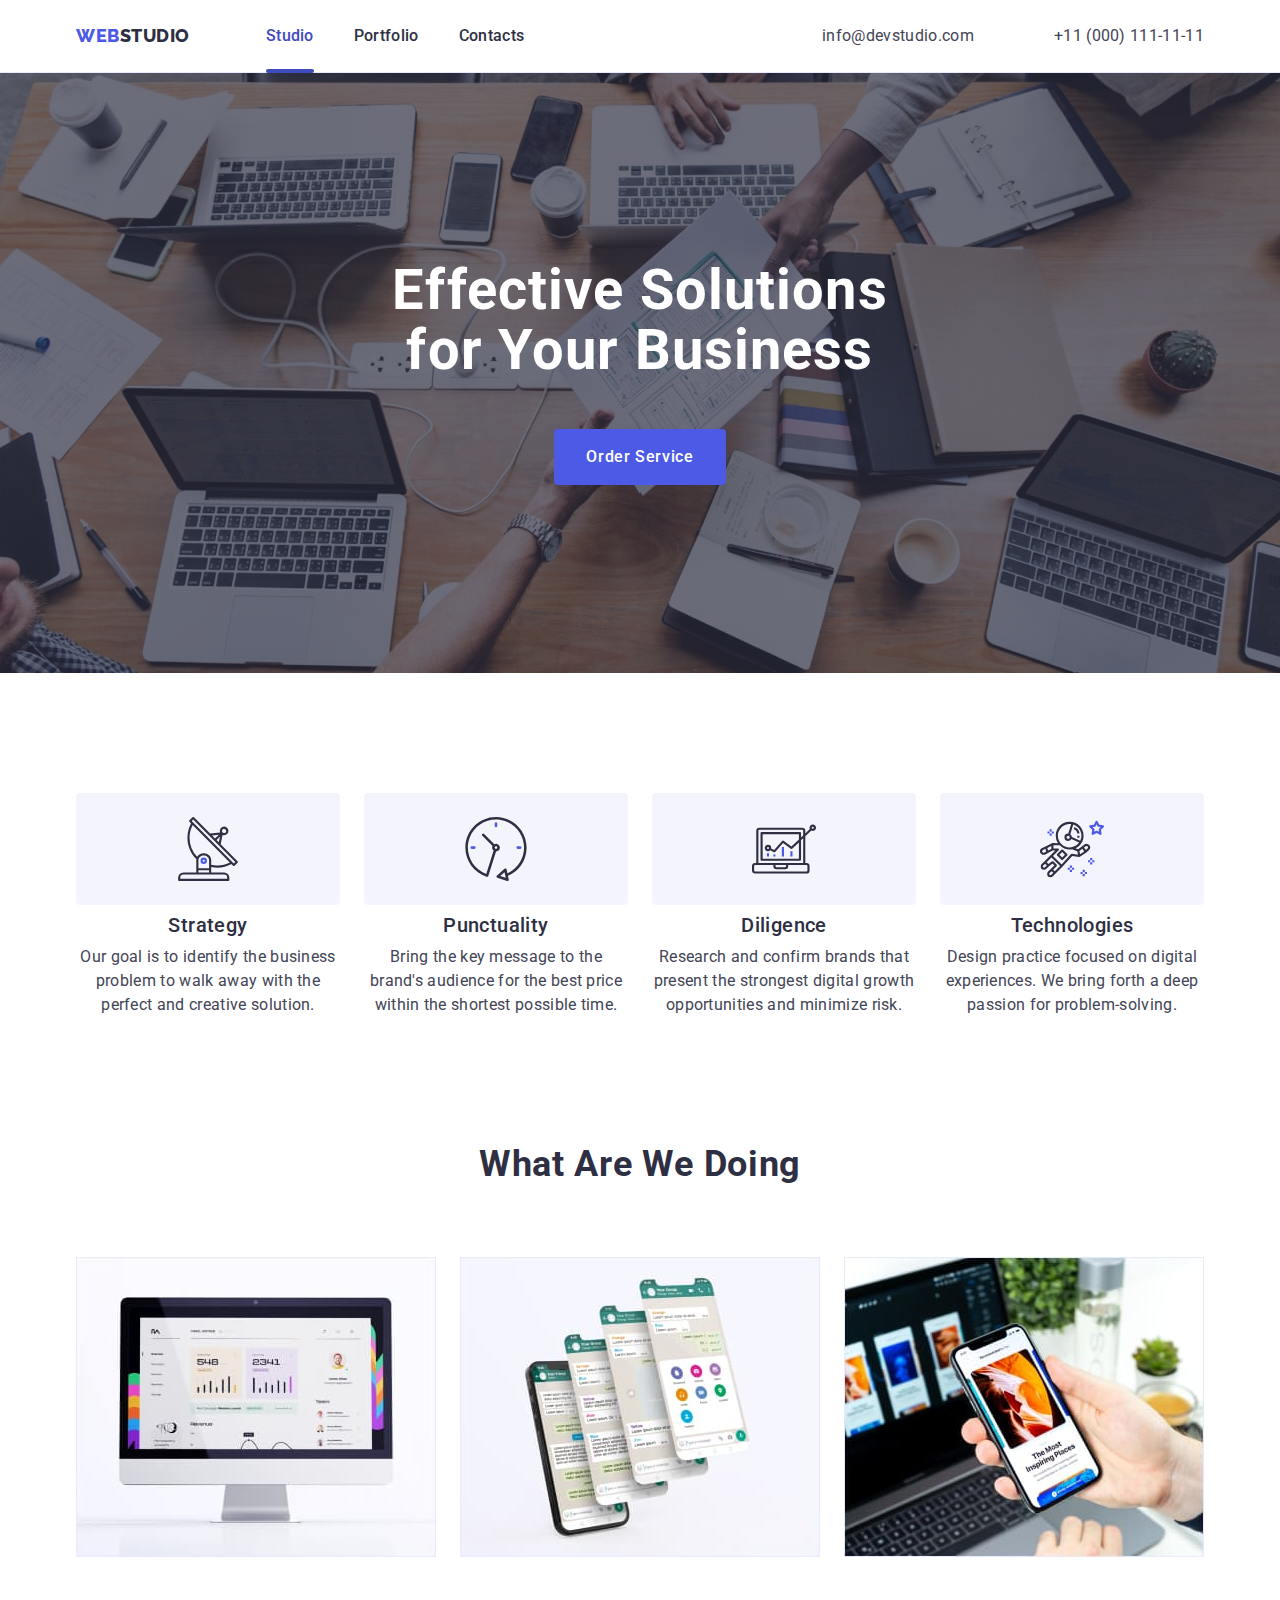
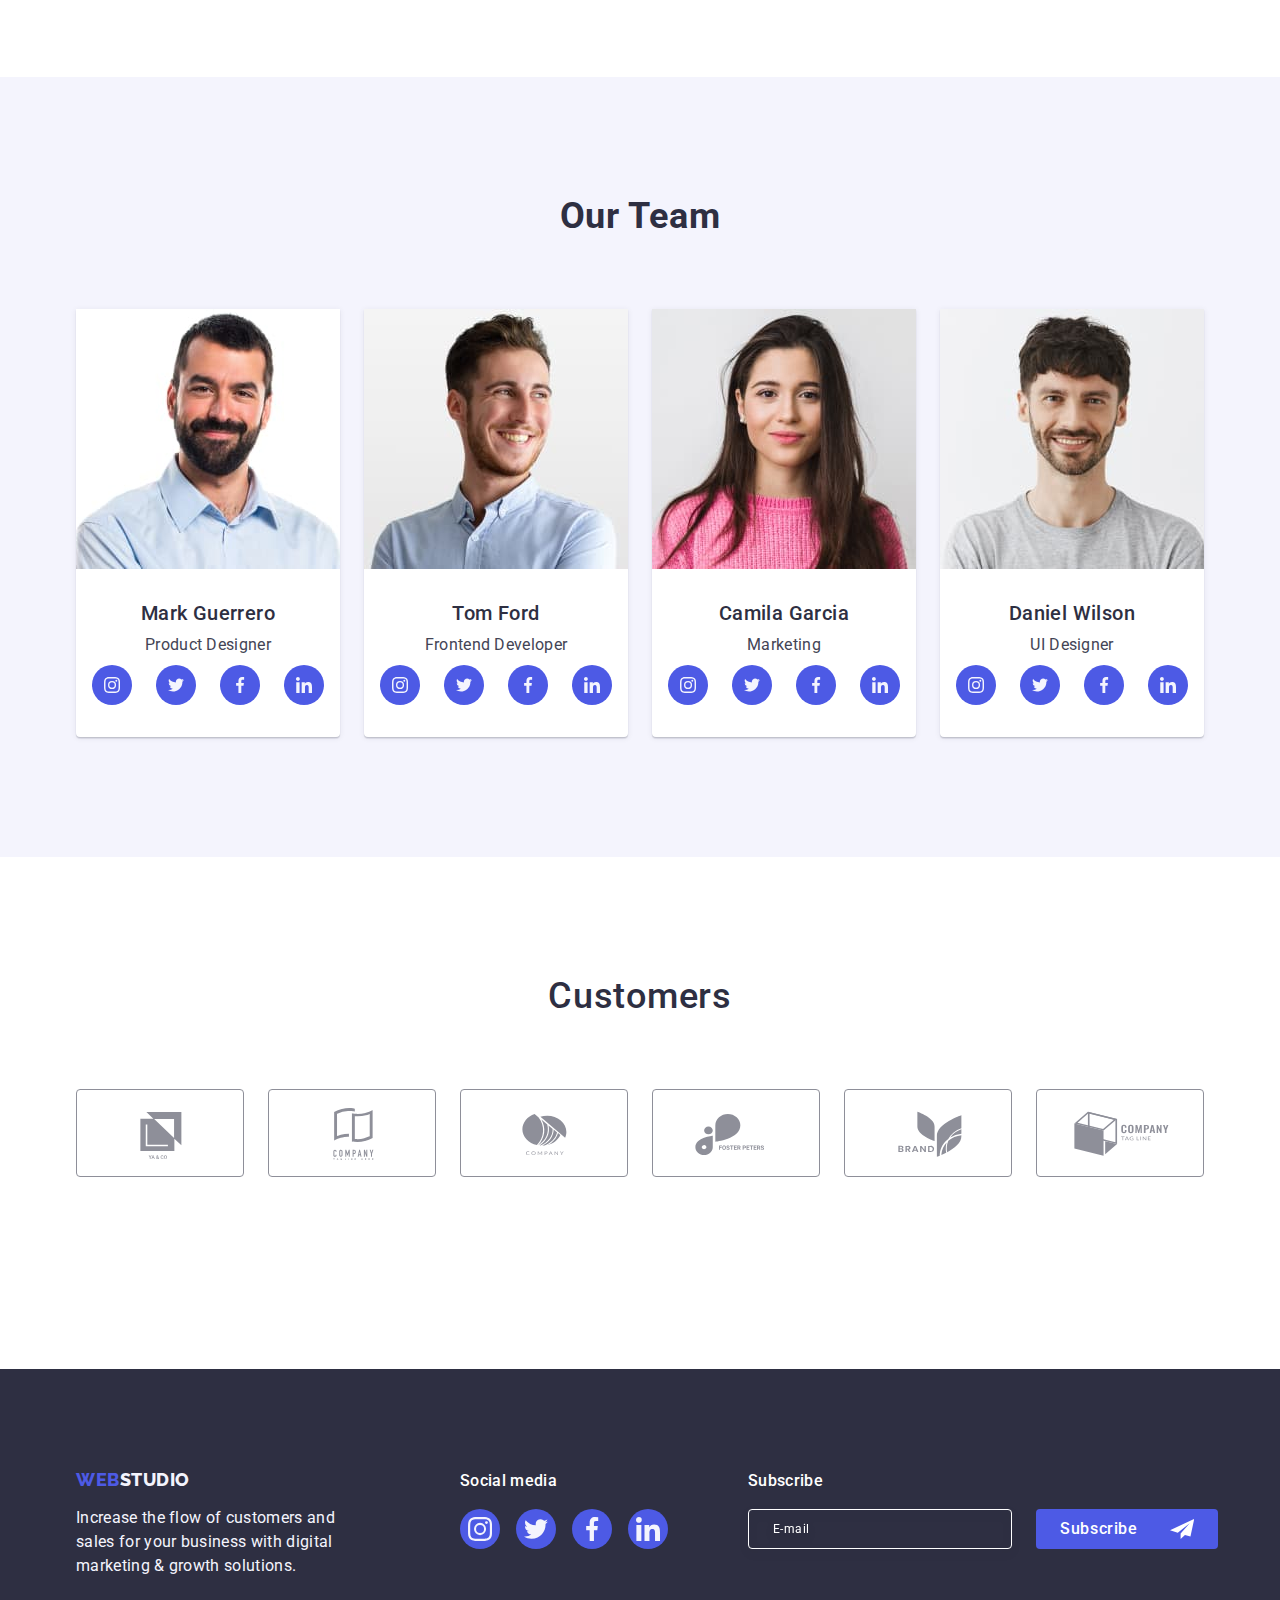
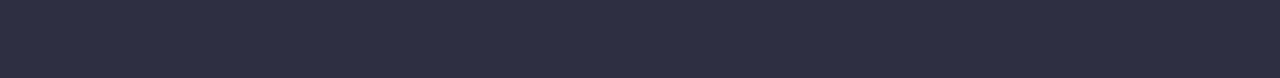
<file: index.html>
<!DOCTYPE html>
<html lang="en">
<head>
    <meta charset="UTF-8">
    <meta http-equiv="X-UA-Compatible" content="IE=edge">
    <meta name="viewport" content="width=device-width, initial-scale=1.0">
    <title>Document</title>
    <link rel="preconnect" href="https://fonts.googleapis.com">
<link rel="preconnect" href="https://fonts.gstatic.com" crossorigin>
<link href="https://fonts.googleapis.com/css2?family=Raleway:wght@800&family=Roboto:wght@400;500;700;900&display=swap" rel="stylesheet">
<link rel="stylesheet" href="https://cdnjs.cloudflare.com/ajax/libs/modern-normalize/1.1.0/modern-normalize.min.css">
<link rel="stylesheet" href="./css/styles.css">
</head>
<body>
    <!-- Шапка -->
    <header class="page-header">
<div class="container main-nav">
    <nav class="logo-nav">
        <a class="logo-link link" href="./index.html">Web<span class="span-header">Studio</span></a>
        <!-- Навігація -->
            <ul class="site-nav list">
                <li class="items"><a class="menu-link link current" href="./index.html">Studio</a></li>
                <li class="items"><a class="menu-link link" href="./portfolio.html">Portfolio</a></li>
                <li class="items"><a class="menu-link link" href="">Contacts</a></li>
            </ul>
        </nav>
        <address class="adress">
            <ul class="auth-nav list">
            <li class="items"><a class="link-mail link" href="mailto:info@devstudio.com">info@devstudio.com</a></li>
            <li class="items"><a class="link-mail link" href="tel:+110001111111">+11 (000) 111-11-11</a></li>
            </ul>
        </address>
</div>
    </header>
        <!-- Герой -->
        <main>
            <section class="section">
               <div class="container">
                <h1 class="title">Effective Solutions
                    for Your Business</h1>
                    <button data-modal-open class="btn" type="button">Order Service</button>
               </div>
            </section>
            <section class="work-section">
<div class="container">
    <h2 class="visually-hidden">Section</h2>
    <ul class="list-section list">
        <li class="item-work">
            <div class="icons-section">
                <svg width="64" height="64">
                    <use href="./images/icons.svg#icon-antenna-11"></use>
                </svg>
            </div>
            <h3 class="subject">Strategy</h3>
            <p class="item">Our goal is to identify the business
problem to walk away with the perfect and creative solution. </p>
        </li>
        <li class="item-work">
                        <div class="icons-section">
                <svg width="64" height="64">
                    <use href="./images/icons.svg#icon-clock-11"></use>
                </svg>
            </div>
            <h3 class="subject">Punctuality</h3>
            <p class="item">Bring the key message to the brand's audience for the best price within the shortest possible time.</p>
        </li>
        <li class="item-work">
                        <div class="icons-section">
                <svg width="64" height="64">
                    <use href="./images/icons.svg#icon-diagram-11"></use>
                </svg>
            </div>
            <h3 class="subject">Diligence</h3>
            <p class="item">Research and confirm brands that present the strongest digital growth opportunities and minimize risk.</p>
        </li>
        <li class="item-work">
                        <div class="icons-section">
                <svg width="64" height="64">
                    <use href="./images/icons.svg#icon-astronaut-11"></use>
                </svg>
            </div>
            <h3 class="subject">Technologies</h3>
            <p class="item">Design practice focused on digital experiences. We bring forth a deep passion for problem-solving.</p>
        </li>
      </ul>
</div>
            </section>
            <section class="our-works">
                <div class="container">
                    <h2 class="heading">What are we doing</h2>
                    <ul class="list foto-item">
                        <li class="foto-works">
                            <img src="./images/img1.jpg" alt="computer screen
                            " width="360">
                        </li>
                        <li class="foto-works">
                            <img src="./images/img2.jpg" alt="interactive phone screen" width="360">
                        </li>
                        <li class="foto-works">
                            <img src="./images/img3.jpg" alt="laptop with phone in hand" width="360">
                        </li>
                    </ul>
                </div>
            </section>
    <section class="background-section">
        <div class="container">
            <h2 class="headline-team">Our Team</h2>
            <ul class="list list-team">
                <li class="bgr-text">
                    <img src="./images/img5.jpg" alt="a man with a beard" width="264">
                    <div class="worker">
                        <h3 class="subject">Mark Guerrero</h3>
                    <p class="item">Product Designer</p>
                    <ul class="list icon-list">
                        <li class="icon-item">
                        <a class="a-icon link" href=""
                        target="_blank"
                        rel="noopener noreferrer">
                        <svg class="icon-team" width="16" height="16">
                            <use href="./images/icons.svg#icon-instagram2"></use>
                        </svg>
                        </a>
                        </li>
                        <li class="icon-item">
                            <a class="a-icon link" href=""
                            target="_blank"
                            rel="noopener noreferrer">
                            <svg class="icon-team" width="16" height="16">
                                <use href="./images/icons.svg#icon-twitter1"></use>
                            </svg>
                            </a>
                        </li>
                        <li class="icon-item">
                            <a class="a-icon link" href=""
                            target="_blank"
                            rel="noopener noreferrer">
                            <svg class="icon-team" width="16" height="16">
                                <use href="./images/icons.svg#icon-facebook1"></use>
                            </svg>
                            </a>
                        </li>
                        <li class="icon-item">
                            <a class="a-icon link" href=""
                            target="_blank"
                            rel="noopener noreferrer">
                            <svg class="icon-team" width="16" height="16">
                                <use href="./images/icons.svg#icon-linkedin1"></use>
                            </svg>
                            </a>
                        </li>
                    </ul>
                    </div>
                    </li>
                <li class="bgr-text">
                    <img src="./images/img4.jpg" alt="
                    the man smiles" width="264">
                    <div class="worker">
                        <h3 class="subject">Tom Ford</h3>
                    <p class="item">Frontend Developer</p>
                    <ul class="list icon-list">
                        <li class="icon-item">
                        <a class="a-icon link" href=""
                        target="_blank"
                        rel="noopener noreferrer">
                        <svg class="icon-team" width="16" height="16">
                            <use href="./images/icons.svg#icon-instagram2"></use>
                        </svg>
                        </a>
                        </li>
                        <li class="icon-item">
                            <a class="a-icon link" href=""
                            target="_blank"
                            rel="noopener noreferrer">
                            <svg class="icon-team" width="16" height="16">
                                <use href="./images/icons.svg#icon-twitter1"></use>
                            </svg>
                            </a>
                        </li>
                        <li class="icon-item">
                            <a class="a-icon link" href=""
                            target="_blank"
                            rel="noopener noreferrer">
                            <svg class="icon-team" width="16" height="16">
                                <use href="./images/icons.svg#icon-facebook1"></use>
                            </svg>
                            </a>
                        </li>
                        <li class="icon-item">
                            <a class="a-icon link" href=""
                            target="_blank"
                            rel="noopener noreferrer">
                            <svg class="icon-team" width="16" height="16">
                                <use href="./images/icons.svg#icon-linkedin1"></use>
                            </svg>
                            </a>
                        </li>
                    </ul>
                    </div>
                </li>
                <li class="bgr-text">
                    <img src="./images/img7.jpg" alt="a woman in a pink sweater" width="264">
                    <div class="worker">
                        <h3 class="subject">Camila Garcia</h3>
                    <p class="item">Marketing</p>
                    <ul class="list icon-list">
                        <li class="icon-item">
                        <a class="a-icon link" href=""
                        target="_blank"
                        rel="noopener noreferrer">
                        <svg class="icon-team" width="16" height="16">
                            <use href="./images/icons.svg#icon-instagram2"></use>
                        </svg>
                        </a>
                        </li>
                        <li class="icon-item">
                            <a class="a-icon link" href=""
                            target="_blank"
                            rel="noopener noreferrer">
                            <svg class="icon-team" width="16" height="16">
                                <use href="./images/icons.svg#icon-twitter1"></use>
                            </svg>
                            </a>
                        </li>
                        <li class="icon-item">
                            <a class="a-icon link" href=""
                            target="_blank"
                            rel="noopener noreferrer">
                            <svg class="icon-team" width="16" height="16">
                                <use href="./images/icons.svg#icon-facebook1"></use>
                            </svg>
                            </a>
                        </li>
                        <li class="icon-item">
                            <a class="a-icon link" href=""
                            target="_blank"
                            rel="noopener noreferrer">
                            <svg class="icon-team" width="16" height="16">
                                <use href="./images/icons.svg#icon-linkedin1"></use>
                            </svg>
                            </a>
                        </li>
                    </ul>
                    </div>
                </li>
                <li class="bgr-text">
                    <img src="./images/img6.jpg#icon-instagram2" alt="
                    a man with a beard is smiling" width="264">
                    <div class="worker">
                        <h3 class="subject">Daniel Wilson</h3>
                    <p class="item">UI Designer</p>
                    <ul class="list icon-list">
                        <li class="icon-item">
                        <a class="a-icon link" href=""
                        target="_blank"
                        rel="noopener noreferrer">
                        <svg class="icon-team" width="16" height="16">
                            <use href="./images/icons.svg#icon-instagram2"></use>
                        </svg>
                        </a>
                        </li>
                        <li class="icon-item">
                            <a class="a-icon link" href=""
                            target="_blank"
                            rel="noopener noreferrer">
                            <svg class="icon-team" width="16" height="16">
                                <use href="./images/icons.svg#icon-twitter1"></use>
                            </svg>
                            </a>
                        </li>
                        <li class="icon-item">
                            <a class="a-icon link" href=""
                            target="_blank"
                            rel="noopener noreferrer">
                            <svg class="icon-team" width="16" height="16">
                                <use href="./images/icons.svg#icon-facebook1"></use>
                            </svg>
                            </a>
                        </li>
                        <li class="icon-item">
                            <a class="a-icon link" href=""
                            target="_blank"
                            rel="noopener noreferrer">
                            <svg class="icon-team" width="16" height="16">
                                <use href="./images/icons.svg#icon-linkedin1"></use>
                            </svg>
                            </a>
                        </li>
                    </ul>
                    </div>
                </li>
            </ul>
        </div>
    </section>
    <!-- section -->
    <section class="section-five">
        <div class="container">
            <h2 class="subject-customers">Customers</h2>
            <ul class="list list-customers">
                <li class="item-customers">
                    <a class="customrs-link link" href="">
                    <svg class="icon" width="104" height="56">
                        <use href="./images/icons.svg#icon-Logo6"></use>
                    </svg>
                </a>
            </li>
            <li class="item-customers">
                <a class="customrs-link link" href="">
                <svg class="icon" width="104" height="56">
                    <use href="./images/icons.svg#icon-Logo1"></use>
                </svg>
            </a>
        </li>
        <li class="item-customers">
            <a class="customrs-link link" href="">
            <svg class="icon" width="104" height="56">
                <use href="./images/icons.svg#icon-Logo2"></use>
            </svg>
        </a>
    </li>
    <li class="item-customers">
        <a class="customrs-link link" href="">
        <svg class="icon" width="104" height="56">
            <use href="./images/icons.svg#icon-Logo3"></use>
        </svg>
    </a>
</li>
<li class="item-customers">
    <a class="customrs-link link" href="">
    <svg class="icon" width="104" height="56">
        <use href="./images/icons.svg#icon-Logo4"></use>
    </svg>
</a>
</li>
<li class="item-customers">
    <a class="customrs-link link" href="">
    <svg class="icon" width="104" height="56">
        <use href="./images/icons.svg#icon-Logo5"></use>
    </svg>
</a>
</li>
            </ul>
        </div>
    </section>
        </main>
        <!-- Підвал -->
        <footer class="foot">
           <div class="container foot-logo">
            <div class="link-foot">
            <a class="logo-link logo-foot " href="./index.html">Web<span class="footer-span">Studio</span></a>
            <p class="item-foot">Increase the flow of customers and sales for your business with digital marketing & growth solutions.</p>
        </div>
        <div>
            <p class="social-foot">Social media</p>
            <ul class="icon-list-icon list">
                <li class="icon-item">
                    <a class="a-icons link" href=""
                    target="_blank"
                    rel="noopener noreferrer">
                    <svg class="icon-team" width="24" height="24">
                        <use href="./images/icons.svg#icon-instagram2"></use>
                    </svg>
                    </a>
                </li>
                <li class="icon-item">
                    <a class="a-icons link" href=""
                    target="_blank"
                    rel="noopener noreferrer">
                    <svg class="icon-team" width="24" height="24">
                        <use href="./images/icons.svg#icon-twitter1"></use>
                    </svg>
                    </a>
                </li>
                <li class="icon-item">
                    <a class="a-icons link" href=""
                    target="_blank"
                    rel="noopener noreferrer">
                    <svg class="icon-team" width="24" height="24">
                        <use href="./images/icons.svg#icon-facebook1"></use>
                    </svg>
                    </a>
                </li>
                <li class="icon-item">
                    <a class="a-icons link" href=""
                    target="_blank"
                    rel="noopener noreferrer">
                    <svg class="icon-team" width="24" height="24">
                        <use href="./images/icons.svg#icon-linkedin1"></use>
                    </svg>
                    </a>
                </li>
            </ul>
        </div>
        <div class="subscribe-container">
            <p class="online-title">Subscribe</p>
            <form class="form-title">
            <label for="foot-email" class="inp-label">
            <input 
            id="foot-email"
            type="email"
            name="foot-email"
            class="input-emeil"
            placeholder="E-mail"
            >
        </label>
            <button type="submit" class="subscribe-btn">Subscribe
                <svg class="send-icon" width="24" height="24">
                    <use href="./images/icons.svg#icon-icon-send"></use>
                </svg>
            </button>
        </form>
        </div>
           </div>
        </footer>
        <div class="backdrop is-hidden " data-modal>
            <div class="modal">
                <button type="button" data-modal-close class="close">
                    <svg class="modal-close-icon" width="8" height="8">
                        <use href="./images/icons.svg#icon-close-black"></use>
                    </svg>
                </button>
                <p class="modal-title-p">Leave your contacts and we will call you back</p>
                
<form class="modal-form">
    <div class="modal-field-check-a">
        <label for="user-name" class="input-label">Name</label>
            <div class="input-wrap">
        <input type="text" id="user-name" name="user-name" class="modal-input" required placeholder=""  minlength="2" maxlength="20">
        <svg class="modal-icon" width="18" height="24">
            <use href="./images/icons.svg#icon-person-black"></use>
        </svg>
    </div>
</div>
<div class="modal-field-check-a">
        <label for="user-phone" class="input-label">Phone</label>
            <div class="input-wrap">
        <input type="text" id="user-phone" name="user-name" class="modal-input">
        <svg class="modal-icon" width="18" height="24">
            <use href="./images/icons.svg#icon-phone-black"></use>
        </svg>
        </div>
    </div>
    <div class="modal-field-check-a">
    <label for="user-email" class="input-label">Email</label>
        <div class="input-wrap">
        <input type="email" id="user-email" name="user-email" class="modal-input" placeholder="" minlength="2" maxlength="20">
        <svg class="modal-icon" width="18" height="24">
            <use href="./images/icons.svg#icon-email-black"></use>
        </svg>
        </div>
    </div>
    <div class="modal-field">
    <label for="user-comment"  class="input-label">Comment</label>
         <textarea 
         name="user-comment"
         id="user-comment" 
         cols="30" rows="10" 
         class="modal-input-text" 
         placeholder="Text input"></textarea>
        </div>
         <div class="modal-field-check">
            <input  id="user-privacy" type="checkbox" value="true" name="user-privacy" class="modal-check visually-hidden" >
            <label for="user-privacy" class="check-text">
                <span class="modal-check">
                    <svg class="check-icon" width="10" height="8">
                        <use href="./images/icons.svg#icon-Vector"></use>
                    </svg>
                </span>
                I accept the terms and conditions of the<a href="" class="policy-link">Privacy Policy</a>
            </label>
            </div>
        <button type="submit" class="btn-submit">Send</button>
</form>
</div>
</div>
    <script src="./js/modal.js"></script>
</body>
</html>
</file>
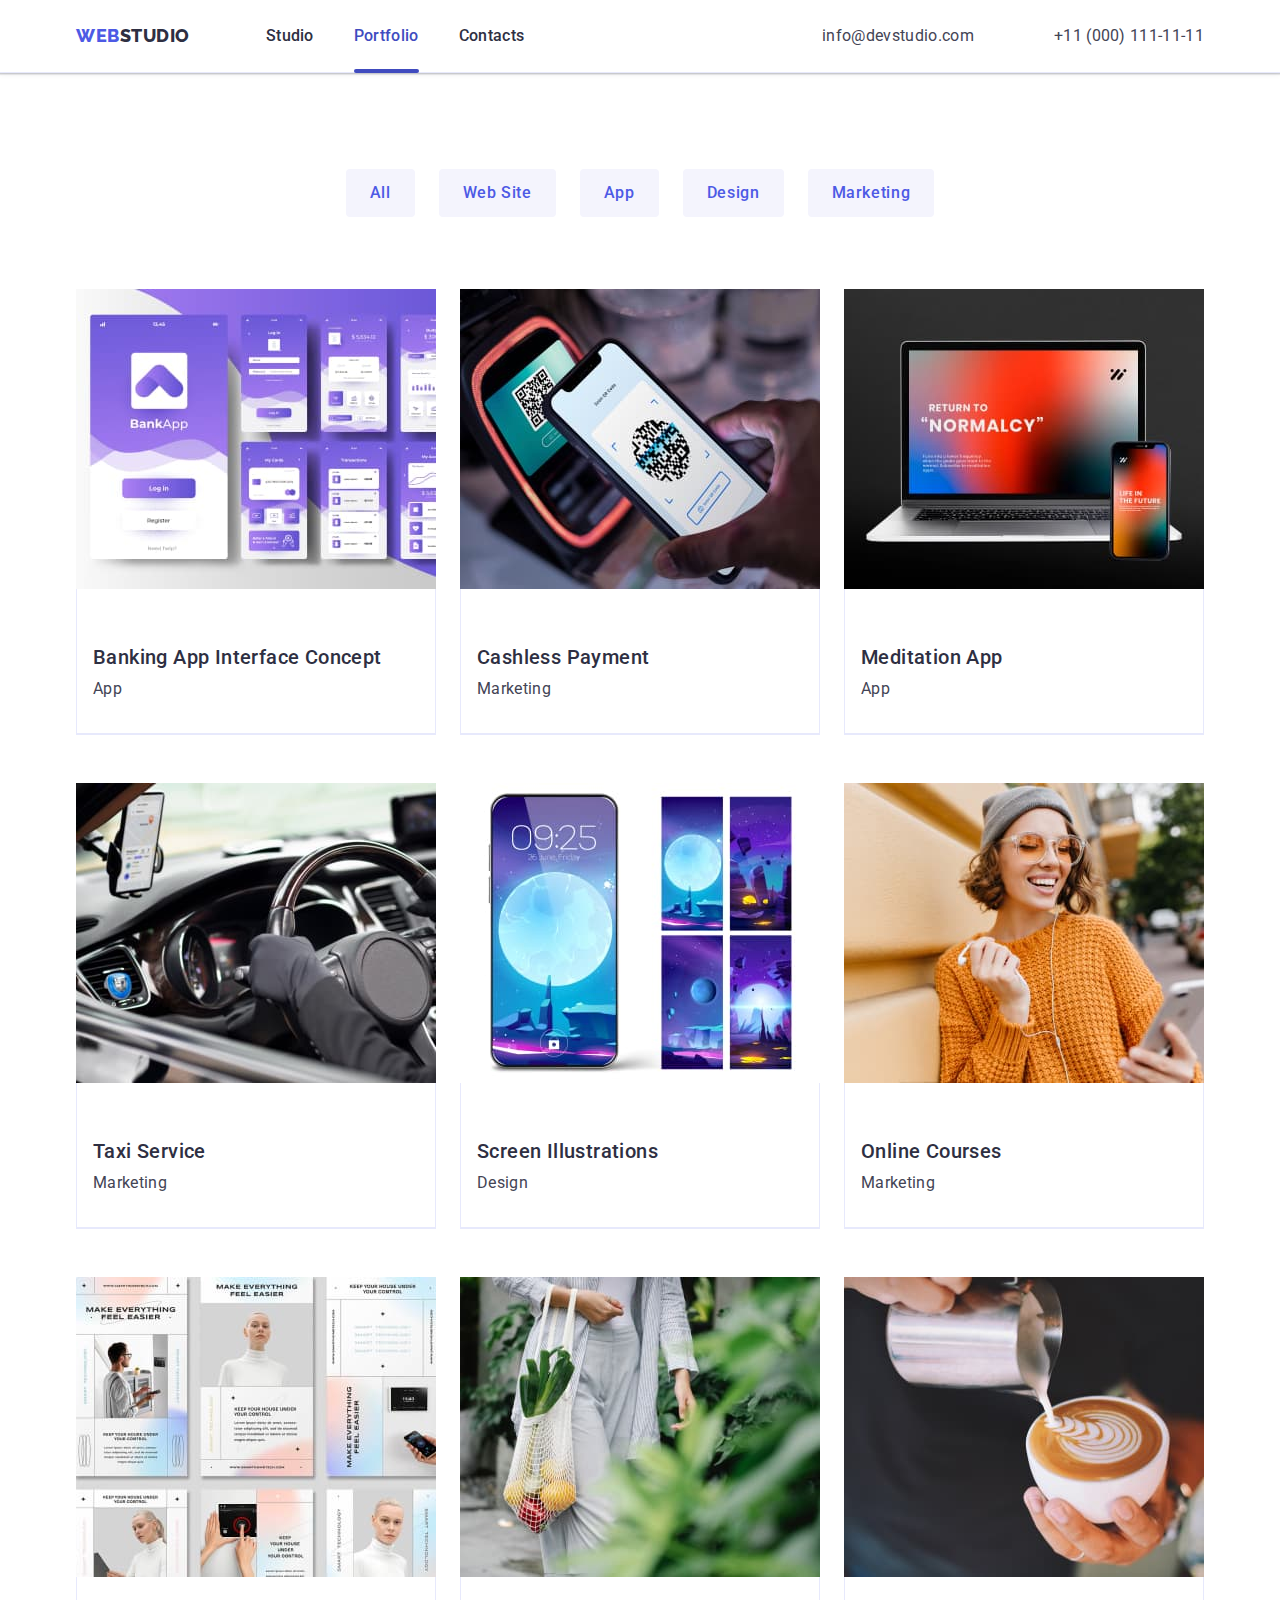
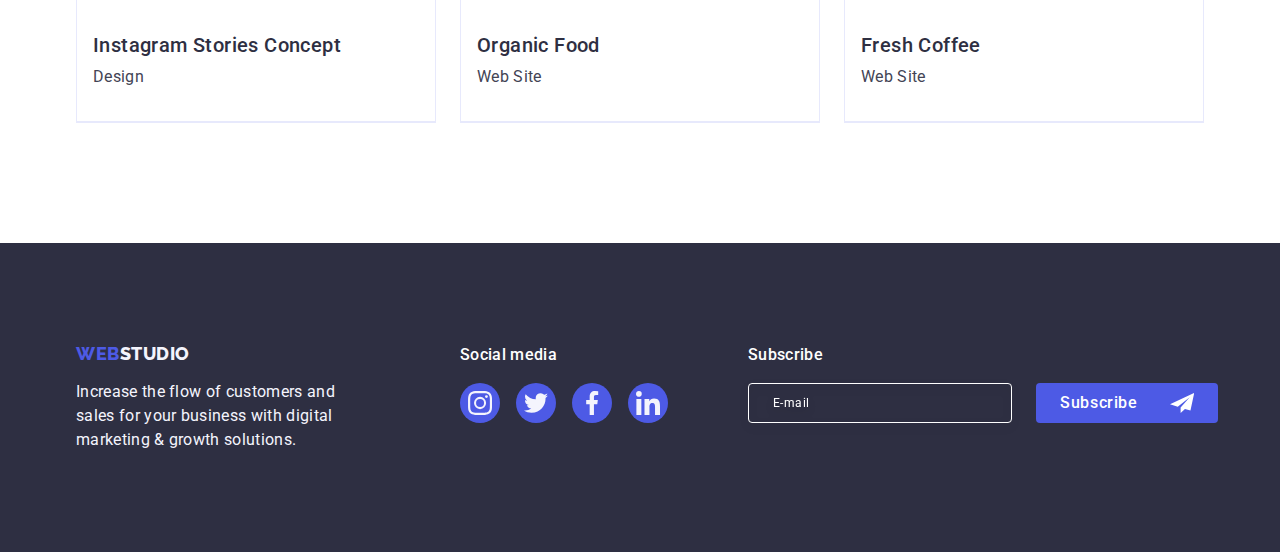
<file: portfolio.html>
<!DOCTYPE html>
<html lang="en">
<head>
    <meta charset="UTF-8">
    <meta http-equiv="X-UA-Compatible" content="IE=edge">
    <meta name="viewport" content="width=device-width, initial-scale=1.0">
    <title>Document</title>
    <link rel="preconnect" href="https://fonts.googleapis.com">
<link rel="preconnect" href="https://fonts.gstatic.com" crossorigin>
<link href="https://fonts.googleapis.com/css2?family=Raleway:wght@800&family=Roboto:wght@400;500;700;900&display=swap" rel="stylesheet">
<link rel="stylesheet" href="https://cdnjs.cloudflare.com/ajax/libs/modern-normalize/1.1.0/modern-normalize.min.css">
<link rel="stylesheet" href="./css/styles.css">
</head>
<body>
    <header class="page-header">
        <div class="container main-nav">
            <nav class="logo-nav">
                <a class="logo-link link" href="./index.html">Web<span class="span-header">Studio</span></a>
                <!-- Навігація -->
                    <ul class="site-nav list">
                        <li class="items"><a class="menu-link link" href="./index.html">Studio</a></li>
                        <li class="items"><a class="menu-link link current" href="./portfolio.html">Portfolio</a></li>
                        <li class="items"><a class="menu-link link" href="">Contacts</a></li>
                    </ul>
                </nav>
                <address class="adress">
                    <ul class="auth-nav list">
                    <li class="items"><a class="link-mail link" href="mailto:info@devstudio.com">info@devstudio.com</a></li>
                    <li class="items"><a class="link-mail link" href="tel:+110001111111">+11 (000) 111-11-11</a></li>
                    </ul>
                </address>
        </div>
    </header>
    <main>
    <section class="card-filter">
        <div class="container">
            <h1 class="visually-hidden">cards</h1>
        <ul class="list btn-flex">
            <li><button class="btn-portf" type="button">All</button></li>
            <li><button class="btn-portf" type="button">Web Site</button></li>
            <li><button class="btn-portf" type="button">App</button></li>
            <li><button class="btn-portf" type="button">Design</button></li>
            <li><button class="btn-portf" type="button">Marketing</button></li>
        </ul>
    <ul class="list flex-container">
        <li class="flex-element">
            <a class="link portf-link" href="">
                <div class="product-thumb">
    <img src="./images/imgcard1.jpg" alt="screencast" width="360">
        <p class="overlay-item">14 Stylish and User-Friendly App Design Concepts · Task Manager App · Calorie Tracker App · Exotic Fruit Ecommerce App · Cloud Storage App</p>
    </div>
    <div class="link-addition">
    <h2 class="headline">Banking App Interface Concept</h2>
    <p class="lead">App</p>
    </div>
        </a>
        </li>
        <li class="flex-element">
                <a class="link portf-link" href="">
                    <div class="product-thumb">
            <img  src="./images/imgcard3.jpg" alt="phone scanner qr" width="360">
            <p class="overlay-item">14 Stylish and User-Friendly App Design Concepts · Task Manager App · Calorie Tracker App · Exotic Fruit Ecommerce App · Cloud Storage App</p>
            </div>
            <div class="link-addition">
            <h2 class="headline">Cashless Payment</h2>
            <p class="lead">Marketing</p>
        </div>
    </a>
        </li>
        <li class="flex-element">
            
                <a class="link portf-link" href="">
                    <div class="product-thumb">
            <img src="./images/imgcard2.jpg" alt="phone with computer" width="360">
            <p class="overlay-item">14 Stylish and User-Friendly App Design Concepts · Task Manager App · Calorie Tracker App · Exotic Fruit Ecommerce App · Cloud Storage App</p>
            </div>
            <div class="link-addition">
            <h2 class="headline">Meditation App</h2>
            <p class="lead">App</p>
            </div>
        </a>
        </li>
        <li class="flex-element">
                <a class="link portf-link" href="">
                    <div class="product-thumb">
            <img src="./images/imgcard4.jpg" alt="hands on the wheel" width="360">
            <p class="overlay-item">14 Stylish and User-Friendly App Design Concepts · Task Manager App · Calorie Tracker App · Exotic Fruit Ecommerce App · Cloud Storage App</p>
            </div>
            <div class="link-addition">
            <h2 class="headline">Taxi Service</h2>
            <p class="lead">Marketing</p>
        </div>
    </a>
        </li>
        <li class="flex-element">
                <a class="link portf-link" href="">
                    <div class="product-thumb">
            <img src="./images/imgcard5.jpg" alt="screens on the phone" width="360">
            <p class="overlay-item">14 Stylish and User-Friendly App Design Concepts · Task Manager App · Calorie Tracker App · Exotic Fruit Ecommerce App · Cloud Storage App</p>
            </div>
            <div class="link-addition">
            <h2 class="headline">Screen Illustrations</h2>
            <p class="lead">Design</p>
        </div>
    </a>
        </li>
        <li class="flex-element">
                <a class="link portf-link" href="">
                    <div class="product-thumb">
            <img src="./images/imgcard6.jpg" alt="the girl smiles" width="360">
            <p class="overlay-item">14 Stylish and User-Friendly App Design Concepts · Task Manager App · Calorie Tracker App · Exotic Fruit Ecommerce App · Cloud Storage App</p>
            </div>
            <div class="link-addition">
            <h2 class="headline">Online Courses</h2>
            <p class="lead">Marketing</p>
        </div>
    </a>
        </li>
        <li class="flex-element">
                <a class="link portf-link" href="">
                    <div class="product-thumb">
            <img src="./images/imgcard7.jpg" alt="Instagram screens" width="360">
            <p class="overlay-item">14 Stylish and User-Friendly App Design Concepts · Task Manager App · Calorie Tracker App · Exotic Fruit Ecommerce App · Cloud Storage App</p>
            </div>
            <div class="link-addition">
            <h2 class="headline">Instagram Stories Concept</h2>
            <p class="lead">Design</p>
        </div>
    </a>
        </li>
        <li class="flex-element">
                <a class="link portf-link" href="">
                    <div class="product-thumb">
            <img src="./images/imgcard8.jpg" alt="woman with a package of groceries" width="360">
            <p class="overlay-item">14 Stylish and User-Friendly App Design Concepts · Task Manager App · Calorie Tracker App · Exotic Fruit Ecommerce App · Cloud Storage App</p>
            </div>
            <div class="link-addition">
            <h2 class="headline">Organic Food</h2>
            <p class="lead">Web Site</p>
        </div>
    </a>
        </li>
        <li class="flex-element">
                <a class="link portf-link" href="">
                    <div class="product-thumb">
            <img src="./images/imgcard9.jpg" alt="a cup of coffee with milk" width="360">
            <p class="overlay-item">14 Stylish and User-Friendly App Design Concepts · Task Manager App · Calorie Tracker App · Exotic Fruit Ecommerce App · Cloud Storage App</p>
            </div>
            <div class="link-addition">
            <h2 class="headline">Fresh Coffee</h2>
            <p class="lead">Web Site</p>
        </div>
    </a>
        </li>
    </ul>
        </div>
    </section>
    </main>
    <!-- Підвал -->
    <footer class="foot">
        <div class="container foot-logo">
            <div class="link-foot">
            <a class="logo-link logo-foot " href="./index.html">Web<span class="footer-span">Studio</span></a>
            <p class="item-foot">Increase the flow of customers and sales for your business with digital marketing & growth solutions.</p>
        </div>
        <div>
            <p class="social-foot">Social media</p>
            <ul class="icon-list-icon list">
                <li class="icon-item">
                    <a class="a-icons link" href=""
                    target="_blank"
                    rel="noopener noreferrer">
                    <svg class="icon-team" width="24" height="24">
                        <use href="./images/icons.svg#icon-instagram2"></use>
                    </svg>
                    </a>
                </li>
                <li class="icon-item">
                    <a class="a-icons link" href=""
                    target="_blank"
                    rel="noopener noreferrer">
                    <svg class="icon-team" width="24" height="24">
                        <use href="./images/icons.svg#icon-twitter1"></use>
                    </svg>
                    </a>
                </li>
                <li class="icon-item">
                    <a class="a-icons link" href=""
                    target="_blank"
                    rel="noopener noreferrer">
                    <svg class="icon-team" width="24" height="24">
                        <use href="./images/icons.svg#icon-facebook1"></use>
                    </svg>
                    </a>
                </li>
                <li class="icon-item">
                    <a class="a-icons link" href=""
                    target="_blank"
                    rel="noopener noreferrer">
                    <svg class="icon-team" width="24" height="24">
                        <use href="./images/icons.svg#icon-linkedin1"></use>
                    </svg>
                    </a>
                </li>
            </ul>
        </div>
        <div class="subscribe-container">
            <p class="online-title">Subscribe</p>
            <form class="form-title">
            <label for="foot-email" class="inp-label">
            <input 
            id="foot-email"
            type="email"
            name="foot-email"
            class="input-emeil"
            placeholder="E-mail"
            >
        </label>
            <button type="submit" class="subscribe-btn">Subscribe
                <svg class="send-icon" width="24" height="24">
                    <use href="./images/icons.svg#icon-icon-send"></use>
                </svg>
            </button>
        </form>
        </div>
           </div>
    </footer>
</body>
</html>
</file>
<file: css/styles.css>
:root{
    --background-color-secondary:#F4F4FD;;
    --background-color:#FFFFFF;
    --accent-color:#4d5ae5;
    --primary-color-text:#434455;
    --secondary-color-text:#2e2f42;
    --primary-font: "Roboto", sans-serif;
    --secondary-font: "Raleway", sans-serif;
    --border-color:1px solid #E7E9FC;; 
    --card-set-gap: 24px;
    --fill-color:#f4f4fd;
    --color-a-section-five: #8e8f99;
    --border-color-hover: #404bbf; 
    --modal-background:#FCFCFC;
    --suces:#31D0AA;
    --Subtle-Text:#8E8F99;
    --background-color-close:#E7E9FC;
}
body{
    color: var(--primary-color-text) ;
    font-family: var(--primary-font);
    background-color: var(--background-color);
}

h1,
h2,
h3,
h4,
h5,
h6,
p {
  margin: 0;
}

img {
    display: block;
    max-width: 100%;
    height: auto;
  }
.visually-hidden {
    position: absolute;
    width: 1px;
    height: 1px;
    margin: -1px;
    border: 0;
    padding: 0;
    white-space: nowrap;
    clip-path: inset(100%);
    clip: rect(0 0 0 0);
    overflow: hidden;
  }


.backdrop{
    position: fixed;
    top: 0;
    left: 0;
    width: 100%;
    height: 100%;
    background: rgba(46, 47, 66, 0.4);
    transition: opacity 250ms cubic-bezier(0.4, 0, 0.2, 1),visibility 250ms cubic-bezier(0.4, 0, 0.2, 1);
}
.backdrop.is-hidden .modal{
   transform:translate(-50%,-50%) scale(0) ;
}
.is-hidden{
    visibility: hidden;
    opacity: 0;
    pointer-events: none;
}

.modal{
position: absolute;
top: 50%;
left: 50%;
transform: translate(-50%,-50%) scale(1);
transition:transform 250ms cubic-bezier(0.4, 0, 0.2, 1) ;
width: 408px;
min-height: 584px;
background: var(--modal-background);
box-shadow: 0px 1px 1px rgba(0, 0, 0, 0.14), 0px 1px 3px rgba(0, 0, 0, 0.12), 0px 2px 1px rgba(0, 0, 0, 0.2);
border-radius: 4px;
padding: 72px 24px 24px 24px;
transition: transform 250ms cubic-bezier(0.4, 0, 0.2, 1);
}
.modal-title-p{
font-weight: 500;
font-size: 16px;
line-height: 1.5;
text-align: center;
letter-spacing: 0.02em;
color: #2E2F42;
margin-bottom: 16px;

}


.modal-field{
    margin-bottom: 16px;
}
.input-wrap{
    position: relative;
}

.modal-input{
    border-radius: 4px;
    width: 100%;
    height: 40px;
    border: 1px solid rgba(46, 47, 66, 0.4);
    outline: transparent;
    background-color: transparent;
    margin-top: 4px;
    transition: border-color 250ms cubic-bezier(0.4, 0, 0.2, 1);
    font-weight: 400;
    font-size: 12px;
    line-height: 14px;
    letter-spacing: 0.04em;
    -color:var(--secondary-color-text);
   padding-left: 38px;
    }

    .modal-input:focus{
        border-color: var(--accent-color);
    }

    .modal-input:focus + .modal-icon{
        fill: var(--accent-color);
    }
    .modal-field-e{
        margin-bottom: 16px
    }
.modal-icon{
    position: absolute;
    left: 16px;
    top: 50%;
    transform: translateY(-50%);
    transition: fill 250ms cubic-bezier(0.4, 0, 0.2, 1); 
    
}
.modal-input-text{
resize: none;
width: 100%;
height: 120px;
border: 1px solid rgba(46, 47, 66, 0.4);
border-radius: 4px;
font-weight: 400;
font-size: 12px;
line-height: 1.17;
letter-spacing: 0.04em;
background-color: transparent;
color: rgba(46, 47, 66, 0.4);
outline: transparent;
padding: 8px 16px;
margin-top: 4px;
margin-bottom: 16px;
transition:border-color 250ms cubic-bezier(0.4, 0, 0.2, 1);
}
.modal-field-check-a{
    margin-bottom: 8px;
}

.modal-field-check{
    margin-bottom: 24px;

}
.modal-check{
    width: 16px;
    height: 16px;
    border: 1px solid rgba(46, 47, 66, 0.4);
    border-radius: 2px;
    transition: background-color 250ms cubic-bezier(0.4, 0, 0.2, 1),border 250ms cubic-bezier(0.4, 0, 0.2, 1),fill 250ms cubic-bezier(0.4, 0, 0.2, 1);
    display: inline-flex;
    align-items: center ;
    justify-content: center;
    fill: transparent;
}
.modal-input-text:focus{
    border-color: var(--accent-color);

}
.input-label{
display: block;    
font-weight: 400;
font-size: 12px;
line-height: 1.17;
letter-spacing: 0.04em;
margin-bottom: 4px; 
color: var(--color-a-section-five);
}

.input-label span{
    display: block;
    margin-bottom: 4px;
}

.check-text{
color: var(--color-a-section-five);
font-weight: 400;
font-size: 12px;
line-height: 1.17;
letter-spacing: 0.04em;
}

.modal-check:checked + .check-text span{
    fill:var(--background-color-secondary);
    border: none;
    background-color: var(--border-color-hover);
}

.policy-link{
 font-weight: 400;
font-size: 12px;
line-height: 16px;
letter-spacing: 0.04em;
color: var(--accent-color);
margin-left: 5px;
}

.btn-submit{
    display: block; 
    min-width: 169px;
    height: 56px;
    font-family: "Roboto", sans-serif;
    padding: 16px 32px;
    border-radius: 4px;
    border: none;
    background-color:var(--accent-color);
    cursor: pointer;
    margin-left: auto;
    margin-right: auto;
    font-family: var(--primary-font);
    font-weight: 500;
font-size: 16px;
line-height: 1.5;
letter-spacing: 0.04em;
color: var(--background-color) ;
transition: background-color 250ms cubic-bezier(0.4, 0, 0.2, 1);
}

 .input-emeil{
width: 264px;
height: 40px;
margin-left: auto;
 font-weight: 400;
font-size: 12px;
line-height: 1.5;
align-items: center;
letter-spacing: 0.04em;
border: 1px solid var(--background-color);
border-radius: 4px;
color: var(--background-color);
padding-left: 16px;
background-color: transparent;
filter: drop-shadow(0px 4px 4px rgba(0, 0, 0, 0.15));
}

.input-emeil::placeholder{
    color: var(--background-color);
    padding: 16px 8px;
}
.foot-email{
    padding-bottom: 132px;
    gap: 24px;
}
.online-title{
    font-weight: 500;
    font-size: 16px;
    line-height: 24px;
    letter-spacing: 0.02em;
    color: var(--background-color);
    margin-left: 80px;
   margin-bottom: 16px;

}
.subscribe-btn{
font-size: 16px;
font-weight: 500;
line-height: 1.5;
min-width: 165px;
display: flex;
justify-content: center;
align-items: center;
text-align: center;
letter-spacing: 0.04em;
color: var(--background-color);
padding: 8px 24px;
gap: 16px;
background-color: var(--accent-color);
border: none;
border-radius: 4px;
cursor: pointer;
} 

.send-icon{
    fill: var(--background-color);
    margin-left: 16px;
}
.form-title{
    margin-left: 80px;
    gap: 24px;
    display: flex;
}

.close{
position: absolute;
top:24px ;
right: 24px;
width: 24px;
height: 24px;
background: var(--background-color-close);
border: 1px solid rgba(0, 0, 0, 0.1);
display: flex;
border-radius: 50%;
align-items: center;
justify-content: center;
padding: 0;
cursor: pointer;
transition: background-color 250ms cubic-bezier(0.4, 0, 0.2, 1),border 250ms cubic-bezier(0.4, 0, 0.2, 1);
}
.close:hover
{
background-color: var(--border-color-hover);
border: none;
}
.close:focus{
background-color: var(--border-color-hover);
border: none;
}

.modal-close-icon{
    transition: fill 250ms cubic-bezier(0.4, 0, 0.2, 1);
}
.close:hover{
    fill: var(--background-color);
}
.close:focus{
    fill: var(--background-color);
}

.list{
    padding: 0;
    margin: 0;
    list-style: none;
}

.link{
    text-decoration: none;
}

.site-nav{
    display: flex;
}
 .auth-nav{
    display: flex;
    gap: 40px;
    margin-top: 24px;
 }

 .auth-nav .items + .items{
    margin-left: 40px;
 }
.site-nav .items:not(:last-child) {
    margin-right: 40px;
}

.main-nav{
    display: flex;
}

.logo-link{
    margin-right: 76px;
    font-family: var(--secondary-font);
    font-weight: 800;
    font-size: 18px;
    line-height: 1.17;
    letter-spacing: 0.03em;
    text-transform: uppercase;
color: var(--accent-color);
text-decoration: none;
}
.span-header{
    color:  var(--secondary-color-text);
}

.page-header{
    border-bottom: var(--border-color-hover);
    box-shadow: 0px 2px 1px rgba(46, 47, 66, 0.08), 0px 1px 1px rgba(46, 47, 66, 0.16), 0px 1px 6px rgba(46, 47, 66, 0.08);
}

.menu-link{
    display: block;
    font-weight: 500;
font-size: 16px;
line-height: 1.5;
letter-spacing: 0.02em;
color: var(--secondary-color-text);
padding-top: 24px;
padding-bottom: 24px;
position: relative;
transition: color 250ms cubic-bezier(0.4, 0, 0.2, 1);
}
.menu-link.current{
    color: var(--border-color-hover);
}
.menu-link:after{
    content: "";
    position: absolute;
    left: 0;
    bottom: 0;
    bottom: -1px;
    border-radius: 2px; 
    transform: scaleX(0);
    width: 100%;
    height: 4px;
    background-color: var(--border-color-hover);

    transition:  250ms cubic-bezier(0.4, 0, 0.2, 1);
}


.menu-link:hover,
.menu-link:focus,
.menu-link.current::after{
    transform: scaleX(1);
}

.adress{
    margin-left: auto;
    font-style: normal;
    gap: 40px
}

.logo-nav{
    display: flex;
    align-items: center; 
}

.link-mail{
    font-size: 16px;
line-height: 1.5;
letter-spacing: 0.02em;
color: var(--primary-color-text);
transition: color 250ms cubic-bezier(0.4, 0, 0.2, 1);
}


.section{
    max-width: 1440px;
    height: 600px;
    margin-left: auto;
    margin-right: auto;
    background-image:linear-gradient(rgba(46, 47, 66, 0.7) ,rgba(46, 47, 66, 0.7)) ,url(../images/people-office.jpg);
    background-repeat: no-repeat;
   background-position: center;
   background-size: cover;
    background-color: var(--secondary-color-text);;
    padding-top: 188px;
    padding-bottom: 188px;
}

.title{
    margin-bottom: 48px;
    margin-left: auto;
    margin-right: auto;
    max-width: 496px;
    font-size: 56px;
line-height:1.07 ;
text-align: center;
letter-spacing: 0.02em;
color: var(--background-color);
}
.btn{
    display: block; 
    min-width: 169px;
    height: 56px;
    border: none; 
    padding: 16px 32px;
    border-radius: 4px;
    background-color:var(--accent-color);
    cursor: pointer;
    margin-left: auto;
    margin-right: auto;
    font-family: var(--primary-font);
    font-weight: 500;
font-size: 16px;
line-height: 1.5;
letter-spacing: 0.04em;
color: var(--background-color) ;
transition: background-color 250ms cubic-bezier(0.4, 0, 0.2, 1);
}
.btn:hover,
.btn:focus{
    background-color: var(--border-color-hover);
    cursor: pointer;
}

.subject{
    text-align: center;
    margin-bottom: 8px;
    font-weight: 500;
font-size: 20px;
line-height: 1.2;
letter-spacing: 0.02em;
color: var(--secondary-color-text);
}
.item{
    margin-bottom:8px;
    text-align: center;
    font-size: 16px;
line-height: 1.5;
letter-spacing: 0.02em;
color: var(--primary-color-text);
}

.item-work{
    width: calc((100% - 72px) / 4); 
}

.our-works{
    padding-bottom: 120px;
}
.heading{
    margin-top: 0;
    margin-bottom: 72px;
    font-size: 36px;
line-height: 1.11;
text-align: center;
letter-spacing: 0.02em;
text-transform: capitalize;
color: var(--secondary-color-text);
}
.background-section{
    background: var(--background-color-secondary);
    padding-top: 120px;
    padding-bottom: 120px;
}
.headline-team{
    margin-bottom: 72px; 
    font-size: 36px;
line-height: 1.11;
text-align: center;
letter-spacing: 0.02em;
text-transform: capitalize;
color: var(--secondary-color-text);
}
.bgr-text{
    background: var(--background-color);
    border-radius: 0px 0px 4px 4px;
    box-shadow: 0px 1px 6px rgba(46, 47, 66, 0.08), 0px 1px 1px rgba(46, 47, 66, 0.16), 0px 2px 1px rgba(46, 47, 66, 0.08);
}
.foot{
        padding-top: 100px;
        padding-bottom: 100px;
    background: var(--secondary-color-text);
}
.span-footer{
    color: var(--background-color-secondary);
}
.item-foot{
    margin-top: auto;
    margin-bottom: auto;
    width: 264px;
    font-size: 16px;
line-height: 24px;
letter-spacing: 0.02em;
color: var(--background-color-secondary);
}

.container{
    width: 1158px;
    padding-left: 15px;
    padding-right: 15px;
    padding: 0 15px;
    margin: 0 auto;
}

.list-container{
    margin-left: auto;
    margin-right: auto;
    width: 1158px;
}

.work-section{
    padding-top: 120px;
    padding-bottom: 120px;
}
.list-section{
    display: flex;
    gap: var(--card-set-gap); 
    list-style: none;
    margin-bottom: 0;
    margin-top: 0;
}

.foto-item{
    display: flex;
    flex-wrap: wrap;
    gap: var(--card-set-gap);
    
}
.foto-works{
    width: calc((100% - 48px) / 3);
}
.list-team{
    flex-wrap: wrap;
    margin-right: 0;
    display: flex;
    gap: var(--card-set-gap);
    
}
.worker{
    padding: 32px 16px;  
}

.logo-foot{
    display: inline-block;
    margin-right: 0;
    margin-bottom: 16px;
}
.icons-section{
    display: flex;
    align-items: center;
    justify-content: center;
    height: 112px;
    background-color: var(--fill-color);
    border-radius: 4px;
    margin-bottom: 8px;
}
.title-main{
    margin-top: 0;
    margin-bottom: 72px;
    font-size: 36px;
line-height: 1.11;
text-align: center;
letter-spacing: 0.02em;
text-transform: capitalize;
color: var(--secondary-color-text);
}
.icon-list{
    display: flex;
    justify-content: center;
    gap: var(--card-set-gap);
}
  .icon-item{
width: 40px;
height: 40px;
} 
.icon-list-icon{
     display: flex;
    justify-content: center;
    gap: 16px;
}
.a-icon{
    width: 100%;
    height: 100%;
    background-color: var(--accent-color);
    border-radius: 50%;
    display: flex;
    align-items: center;
    justify-content: center;
    transition: background-color 250ms cubic-bezier(0.4, 0, 0.2, 1);
}
.a-icon:hover,
.a-icon:focus{
    background-color: var(--border-color-hover);
    
}
.item-icon{
    width: 100%;
    height: 100%;
    display: flex;
    align-items: center;
    justify-content: center;
}

.icon-team{
    fill: var(--fill-color);
}
.foot-logo{
    display: flex;
    align-items: baseline;
}

.social-foot{
    margin-bottom: 16px;
    font-weight: 500;
    font-size: 16px;
    line-height: 1.5;
    letter-spacing: 0.02em;
    color: var(--background-color);
}
.link-foot{
    margin-right: 120px;
}

.icon-list-icon{
     display: flex;
    justify-content: center;
    gap: 16px;
}

.section-five {
    padding-top: 120px;
    padding-bottom: 120px;
}

.list-customers {
    display: flex;
    gap: var(--card-set-gap);
    margin-bottom: 72px;
   
}
.item-customers {
    width: calc((100% - 96px) / 6);
    height: 88px;
}

.customrs-link {
    width: 100%;
    height: 100%;
    border: 1px solid var(--color-a-section-five);
    border-radius: 4px;
    display: flex;
    align-items: center;
    justify-content: center;
    color: var(--color-a-section-five);
    transition: border-color 250ms cubic-bezier(0.4, 0, 0.2, 1),color 250ms cubic-bezier(0.4, 0, 0.2, 1);
}
.customrs-link:hover,
.customrs-link:focus{
    border-color: var(--border-color-hover);
}
.customrs-link:hover .icon,
.customrs-link:focus .icon{
    fill: var(--border-color-hover);
}
.icon {
    width: 104px;
    height: 56px;
    fill: var(--Subtle-Text);
}
.subject-customers{
    text-align: center;
    margin-bottom: 72px;
    font-weight: 500;
font-size: 36px;
line-height: 1.11;
letter-spacing: 0.02em;
color: var(--secondary-color-text);

}

.a-icons{
      width: 100%;
    height: 100%;
    background-color: var(--accent-color);
    border-radius: 50%;
    display: flex;
    align-items: center;
    justify-content: center;
    transition: background-color 250ms cubic-bezier(0.4, 0, 0.2, 1);
}

.a-icons:hover,
.a-icons:focus,
.a-icons:active{
    background-color:var(--suces);
    
}


/* Portfolio */
body{
    font-family: var(--primary-font);
    color: var(--primary-color-text);
}
.link-logo{
    margin-right: 76px;
    margin-top: 25.5px;
    margin-bottom: 25.5px;
    font-family: var(--secondary-font);
    font-weight: 800;
font-size: 18px;
line-height: 1.17;
letter-spacing: 0.03em;
text-transform: uppercase;
color: var(--accent-color);
}
.list{
    list-style: none; 
}

.header-span{
    color: var(--secondary-color-text);
}

.page-header{
    border-bottom: var(--border-color);

}
.menu-link{
    display: block;
    font-weight: 500;
    font-size: 16px;
    line-height: 1.5;
    letter-spacing: 0.02em;
    color: var(--secondary-color-text);
}
.adress{
    font-style: normal;
}
.portf-link{
    display: block;
    transition: box-shadow 250ms cubic-bezier(0.4, 0, 0.2, 1);
}
.link:hover,
.link:focus{
    color: var(--border-color-hover) ;
}
.adress-portfolio{
    font-style: normal;
}
.logo-nav{
    align-items: center;
}

.mail-link{
    font-size: 16px;
    line-height: 1.5;
    letter-spacing: 0.02em;
    color:var(--primary-color-text);
}
.tel-link{
    font-size: 16px;
    line-height: 1.5;
    letter-spacing: 0.02em;
    color: var(--primary-color-text);
}

.btn-portf{
    transition: color 250ms cubic-bezier(0.4, 0, 0.2, 1),background-color 250ms cubic-bezier(0.4, 0, 0.2, 1),border-color 250ms cubic-bezier(0.4, 0, 0.2, 1),box-shadow 250ms cubic-bezier(0.4, 0, 0.2, 1);
    border: 1px solid var(--border-color);
    text-align: center;
    padding: 12px 24px;
    border-radius: 4px;
    color: var(--accent-color);
    background-color:var(--fill-color) ;
    font-family: var(--primary-font);
    font-weight: 500;
font-size: 16px;
line-height: 1.5;
letter-spacing: 0.04em;
cursor: pointer;
}
.btn-portf:hover,
.btn-portf:focus{
    color:var(--background-color);
    background-color: var(--border-color-hover)
    
}

.headline{
    padding-top: 24px;
    margin-bottom: 8px;
    font-weight: 500;
font-size: 20px;
line-height: 1.2;
letter-spacing: 0.02em;
color: var(--secondary-color-text);
}

.hero-title{
    margin-top: 0;
    margin-bottom: 0;
}

.card-filter{
    padding-top: 96px;
    padding-bottom: 120px;
}

.lead{
    padding: 0;
    margin: 0;
    font-size: 16px;
line-height: 1.5;
letter-spacing: 0.02em;
color: var(--primary-color-text);
}
.foot{
    background-color:  var(--secondary-color-text);
}
.link-footer{
    text-decoration: none;
    font-family: var(--secondary-font);
    font-weight: 800;
font-size: 18px;
line-height: 1.17;
letter-spacing: 0.03em;
text-transform: uppercase;
color: var(--accent-color) ;
}

.footer-span{
    color: var(--fill-color) ;
}
.item-portf{
    margin-top: 16px;
    width: 264px;
    font-weight: 400;
    font-size: 16px;
    line-height: 24px;
    letter-spacing: 0.02em;
    color: var(--fill-color);
}

.container{
    width: 1158px;
    padding-left: 15px;
    padding-right: 15px;
    padding: 0 15px;
    margin: 0 auto;
}
.btn-flex{
display: flex;
justify-content: center;
gap: var(--card-set-gap);
margin-bottom: 72px
 } 
 .flex-container{
    display: flex;
    flex-wrap: wrap;
 }
.link-addition{
    padding: 32px 16px;
    border: var(--border-color);
    border-top: none;
}

.product-thumb{
    position: relative;
    overflow: hidden;
}

.overlay-item{
position: absolute;
left: 0;
top: 0;
width: 100%;
height: 100%;
transform: translateY(100%);
transition: transform 250ms cubic-bezier(0.4, 0, 0.2, 1);

color: var(--fill-color);
text-align: center;
font-weight: 400;
font-size: 16px;
line-height: 24px;
padding: 40px 32px;
letter-spacing: 0.02em;
background-color: var(--accent-color);
}

.portf-link:hover .overlay-item{
    transform: translateY(0%);
}
.portf-link:focus .overlay-item{
    transform: translateY(0%);
}


.flex-element{
    width: calc((100% - 48px) / 3);
    margin-right: 24px;
    margin-bottom: 48px;
    gap: var(--card-set-gap);
    border-bottom: var(--border-color);
}

.flex-element:nth-child(3n){
    margin-right: 0;
}

.flex-element:nth-last-child(-n + 3) {
    margin-bottom: 0;}

    .footer-flex{
        display: flex;
    }

    .btn-portf:hover,
    .btn-portf:focus{
        box-shadow: 0px 3px 1px rgba(0, 0, 0, 0.1), 0px 2px 1px rgba(0, 0, 0, 0.08), 0px 2px 2px rgba(0, 0, 0, 0.12);
    }

    .portf-link:hover,
    .portf-link:focus{
        box-shadow: 0px 1px 6px rgba(46, 47, 66, 0.08), 0px 1px 1px rgba(46, 47, 66, 0.16), 0px 2px 1px rgba(46, 47, 66, 0.08);
    }
</file>
